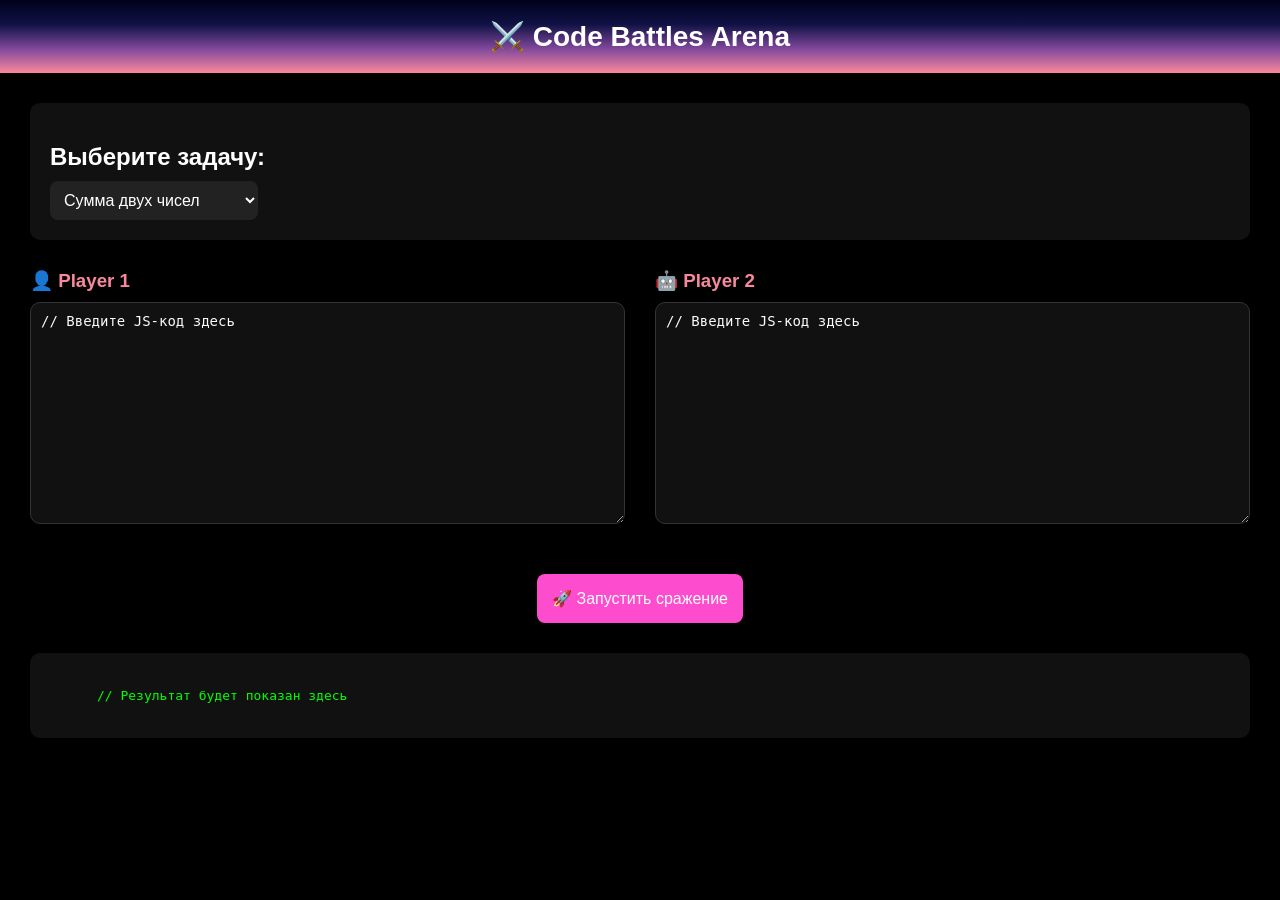
<file: pages/code-b.html>
<!DOCTYPE html>
<html lang="en">
<head>
  <meta charset="UTF-8" />
  <meta name="viewport" content="width=device-width, initial-scale=1.0" />
  <title>Code Battles Arena</title>
    <link rel="stylesheet" href="../assets/css/code-b.css" />
</head>
<body>
  <header>
    ⚔️ Code Battles Arena
  </header>

  <div class="battle-container">
    <div class="task-selection">
      <h2>Выберите задачу:</h2>
      <select id="task-select">
        <option value="sum">Сумма двух чисел</option>
        <option value="palindrome">Проверка палиндрома</option>
        <option value="reverse">Реверс строки</option>
      </select>
    </div>

    <div class="editors">
      <div class="editor">
        <h3>👤 Player 1</h3>
        <textarea id="code1">// Введите JS-код здесь</textarea>
      </div>
      <div class="editor">
        <h3>🤖 Player 2</h3>
        <textarea id="code2">// Введите JS-код здесь</textarea>
      </div>
    </div>

    <button class="run-button" onclick="runBattle()">🚀 Запустить сражение</button>

    <div class="output" id="battle-output">
      // Результат будет показан здесь
    </div>
  </div>

  <script src="../assets/js/code-b.js"></script>
</body>
</html>
</file>
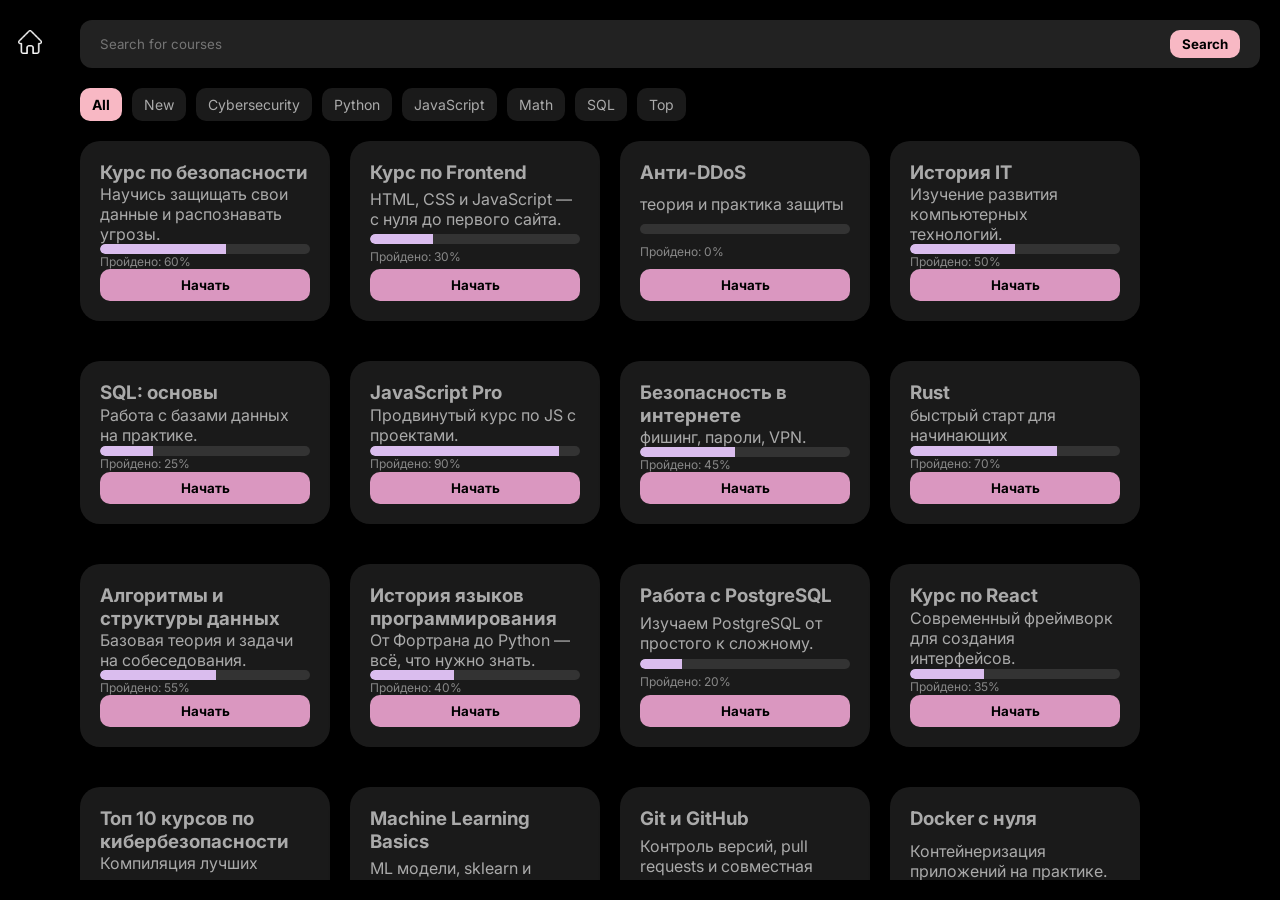
<file: pages/courses.html>
<!DOCTYPE html>
<html lang="en">
<head>
  <meta charset="UTF-8" />
  <meta name="viewport" content="width=device-width, initial-scale=1.0" />
  <title>Courses</title>
  <link rel="stylesheet" href="../assets/css/courses.css">
  <link href="https://fonts.googleapis.com/css2?family=Inter:wght@400;600&display=swap" rel="stylesheet" />
</head>
<body>
    <div class="sidebar">
        <a href="../index.html"><img src="../assets/img/home.png" alt="Home"></a>
      </div>
      <div class="main-content">
        <div class="search-bar">
          <input type="text" placeholder="Search for courses" id="searchInput" />
          <button onclick="searchCourses()">Search</button>
        </div>
        <div class="categories" id="categoryContainer">
          <div class="category active" onclick="filterCategory('all')">All</div>
          <div class="category" onclick="filterCategory('eBooks')">New</div>
          <div class="category" onclick="filterCategory('new')">Cybersecurity</div>
          <div class="category" onclick="filterCategory('bestseller')">Python</div>
          <div class="category" onclick="filterCategory('audio')">JavaScript</div>
          <div class="category" onclick="filterCategory('fiction')">Math</div>
          <div class="category" onclick="filterCategory('romance')">SQL</div>
          <div class="category" onclick="filterCategory('fantasy')">Top</div>
        </div>
    
        <div class="container" id="courseContainer">
        </div>
      </div>    

      <div id="courseList"></div>

  <div id="courseView" style="display:none;">
    <button onclick="closeCourse()">← Назад к списку курсов</button>
    <div id="courseContent"></div>
  </div>

    <script src="../assets/js/courses.js"></script>
</body>
</html>
</file>
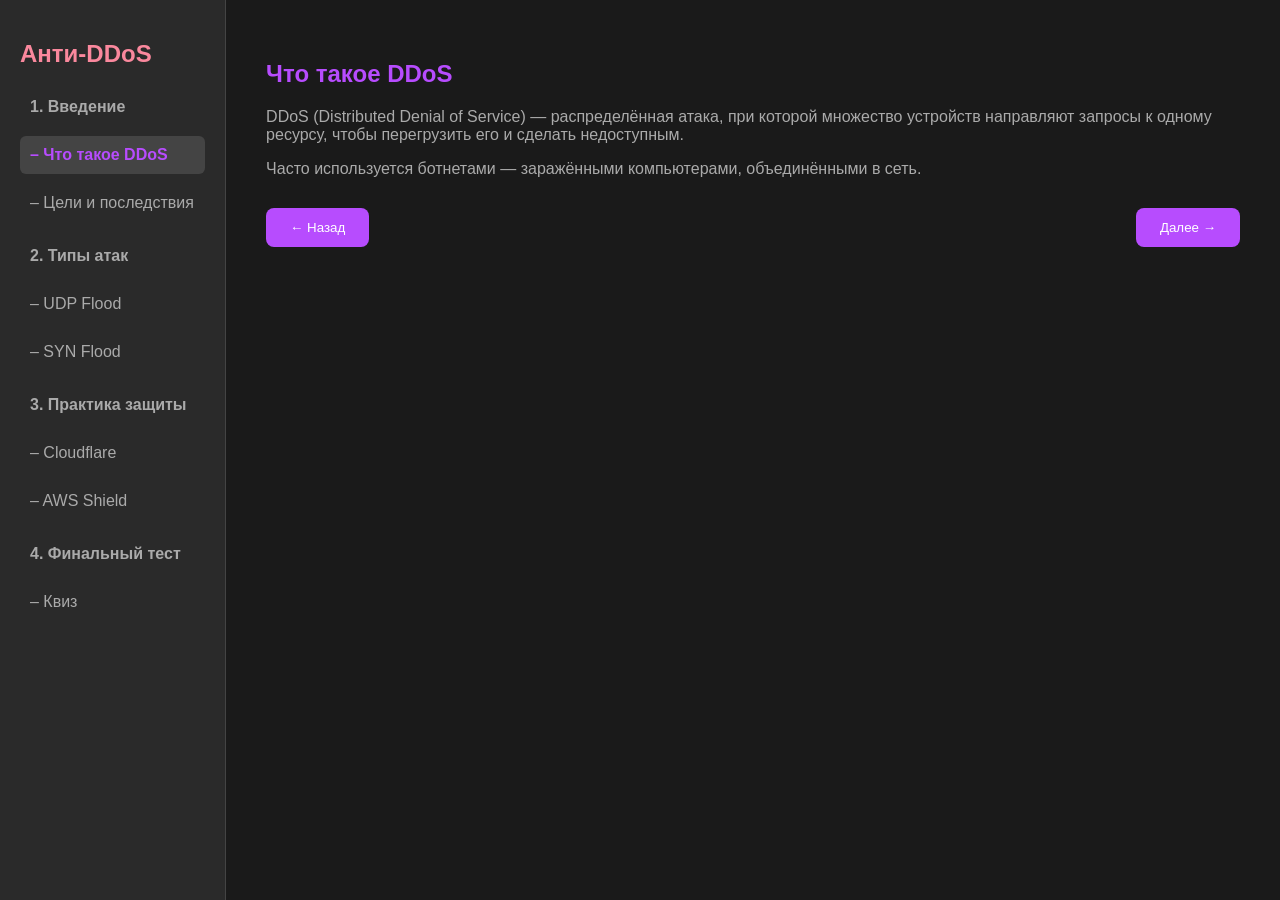
<file: pages/first-course.html>
<!DOCTYPE html>
<html lang="ru">
<head>
  <meta charset="UTF-8">
  <title>Анти-DDoS | Онлайн Курс</title>
  <link rel="stylesheet" href="../assets/css/first-course.css">
</head>
<body>
  <div class="layout">
    <aside class="sidebar">
      <h2>Анти-DDoS</h2>
      <ul id="lessonMenu">
      </ul>
    </aside>

    <main class="content">
      <div id="lessonContent">
      </div>
      <div class="lesson-controls">
        <button onclick="prevLesson()">← Назад</button>
        <button onclick="nextLesson()">Далее →</button>
      </div>
    </main>
  </div>
  <script src="../assets/js/first-course.js"></script>
</body>
</html>
</file>
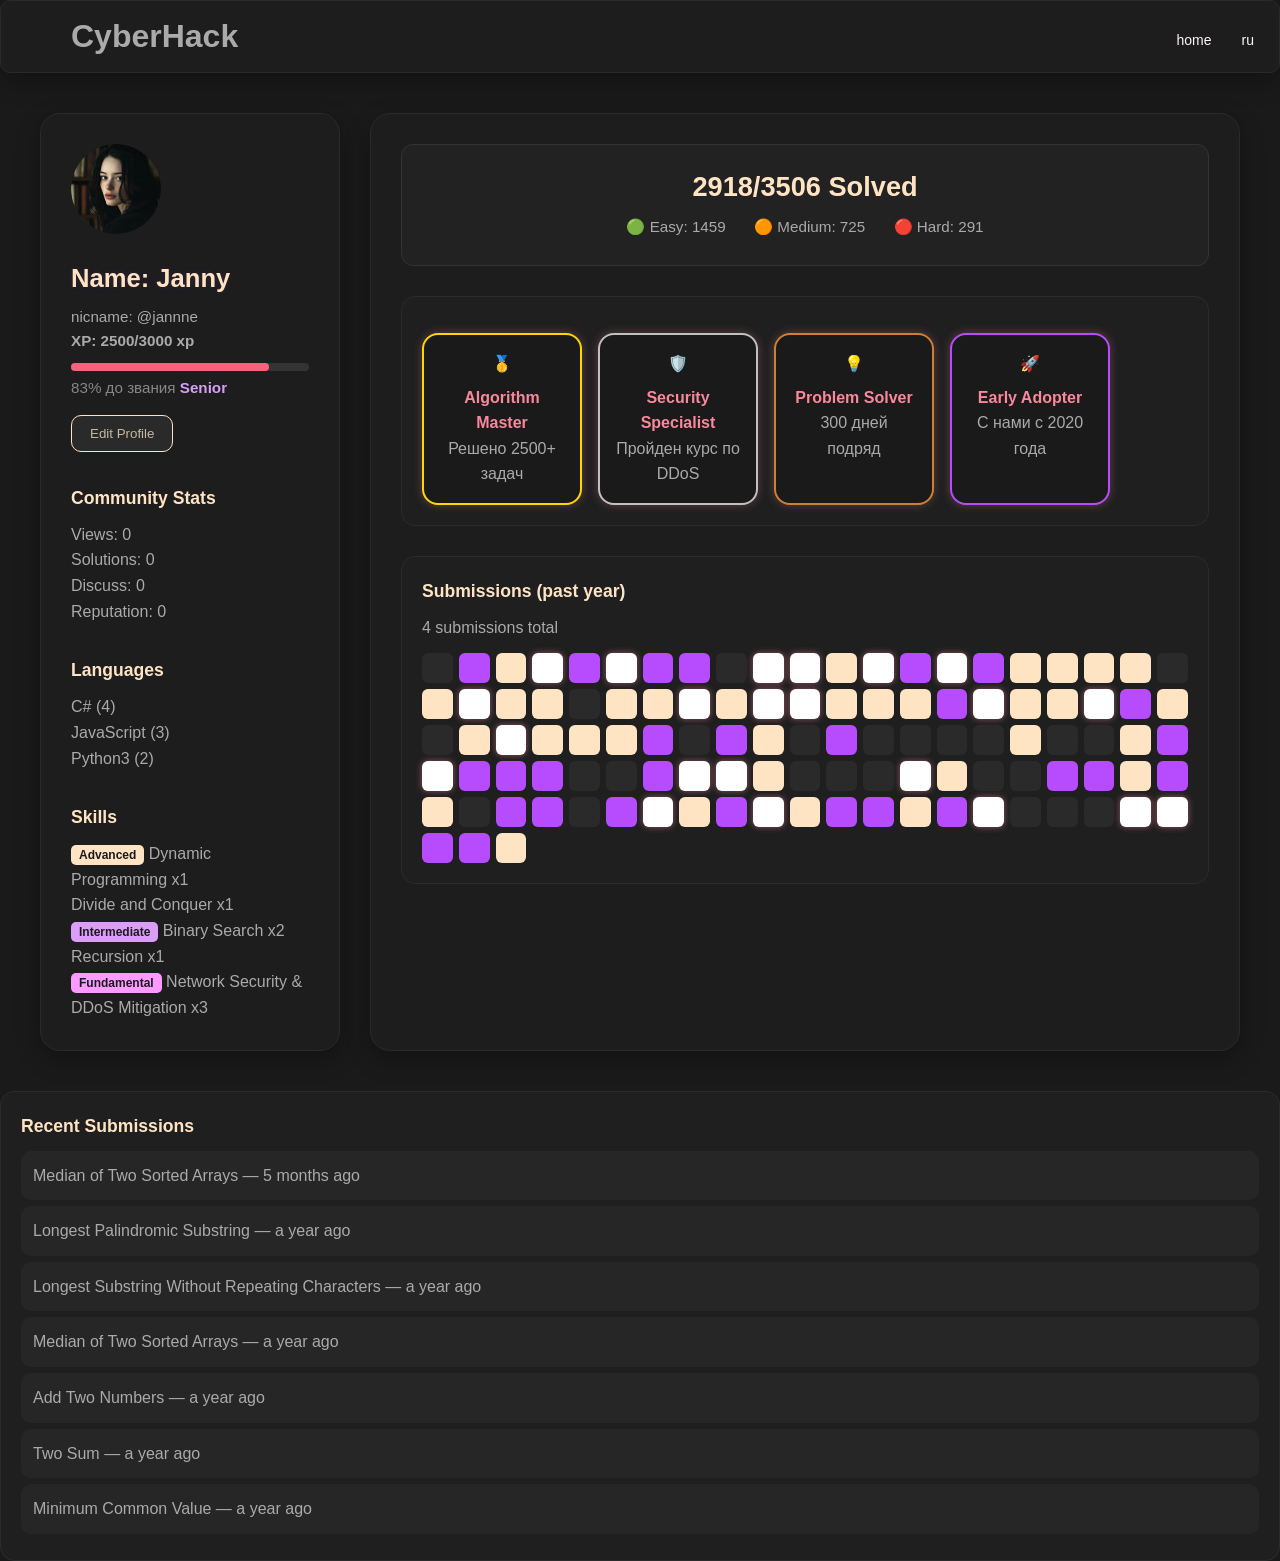
<file: pages/profile.html>
<!DOCTYPE html>
<html lang="en">
<head>
  <meta charset="UTF-8" />
  <meta name="viewport" content="width=device-width, initial-scale=1.0"/>
  <title>Profile</title>
  <link rel="stylesheet" href="../assets/css/profile.css" />
</head>
<body>
  <div class="main2">
    <div class="header2">
      <div class="logo2"> 
        <h1>CyberHack</h1>
      </div>
      <ul class="nav2">
        <li><a href="../index.html">home</a></li>
        <li><a href="homeru.html">ru</a></li>
      </ul>
    </div>
  </div>	
  <div class="container">
    <aside class="sidebar">
      <div class="profile">
        <img src="../assets/img/UserProfilePicture.jpeg" alt="Avatar" class="avatar" />
        <h2>Name: Janny</h2>
        <p>nicname: @jannne</p>
        <p class="rank">XP: 2500/3000 xp</p>
        <div class="xp-progress">
          <div class="xp-bar">
            <div class="xp-progress-bar" style="width: 83.33%;"></div> 
          </div>
          <p class="xp-text">83% до звания <strong>Senior</strong></p>
        </div>
        <button>Edit Profile</button>
      </div>
      <div class="stats">
        <h3>Community Stats</h3>
        <p>Views: 0</p>
        <p>Solutions: 0</p>
        <p>Discuss: 0</p>
        <p>Reputation: 0</p>
      </div>
      <div class="languages">
        <h3>Languages</h3>
        <ul>
          <li>C# (4)</li>
          <li>JavaScript (3)</li>
          <li>Python3 (2)</li>
        </ul>
      </div>
      <div class="skills">
        <h3>Skills</h3>
        <ul>
          <li><span class="tag adv">Advanced</span> Dynamic Programming x1</li>
          <li>Divide and Conquer x1</li>
          <li><span class="tag int">Intermediate</span> Binary Search x2</li>
          <li>Recursion x1</li>
          <li><span class="tag fund">Fundamental</span> Network Security & DDoS Mitigation x3</li>
        </ul>
      </div>
    </aside>

    <main class="main">
      <section class="progress">
        <div class="solved">2918/3506 Solved</div>
        <div class="difficulty">
          <span>🟢 Easy: 1459</span>
          <span>🟠 Medium: 725</span>
          <span>🔴 Hard: 291</span>
        </div>
      </section>

      <section class="badges">
        <div class="badge-list">
  <div class="badge gold">
    🥇
    <span>Algorithm Master</span>
    <p>Решено 2500+ задач</p>
  </div>
  <div class="badge silver">
    🛡️
    <span>Security Specialist</span>
    <p>Пройден курс по DDoS</p>
  </div>
  <div class="badge bronze">
    💡
    <span>Problem Solver</span>
    <p>300 дней подряд</p>
  </div>
  <div class="badge purple">
    🚀
    <span>Early Adopter</span>
    <p>С нами с 2020 года</p>
  </div>
</div>

      </section>

      <section class="calendar">
        <h3>Submissions (past year)</h3>
        <p>4 submissions total</p>
        <div class="calendar-grid" id="calendarGrid"></div>
   
        </div>
        
      </section>

      <section class="submissions">
        <h3>Recent Submissions</h3>
        <ul>
          <li>Median of Two Sorted Arrays — 5 months ago</li>
          <li>Longest Palindromic Substring — a year ago</li>
          <li>Longest Substring Without Repeating Characters — a year ago</li>
          <li>Median of Two Sorted Arrays — a year ago</li>
          <li>Add Two Numbers — a year ago</li>
          <li>Two Sum — a year ago</li>
          <li>Minimum Common Value — a year ago</li>
        </ul>
      </section>
    </main>
  </div>
  <script src="../assets/js/profile.js"></script>
</body>
</html>
</file>
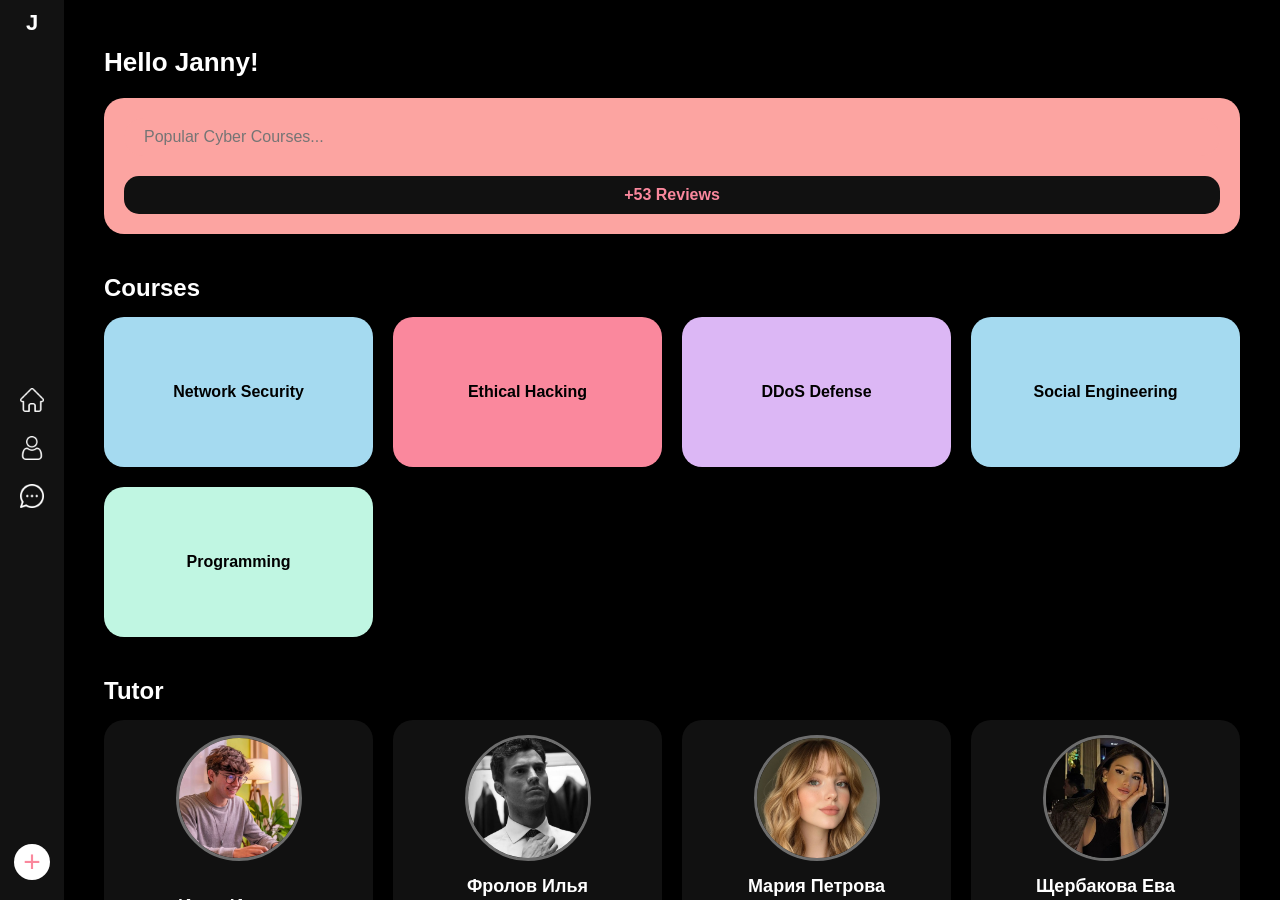
<file: pages/secret-page.html>
<!DOCTYPE html>
<html lang="en">
<head>
  <meta charset="UTF-8" />
  <meta name="viewport" content="width=device-width, initial-scale=1.0"/>
  <title>Cybersecurity Courses</title>
  <link rel="stylesheet" href="../assets/css/secret-page.css" />
  <script defer src="../assets/js/secret-page.js"></script>
</head>
<body>

  <div class="sidebar" id="sidebar">
    <div class="sidebar-header">
      <div class="logo">J</div>
    </div>
    <ul class="nav-links">
      <li><a href="../index.html"><img src="../assets/icons/secret-chat/home.png" /></a></li>
      <li><a href="profile.html"><img src="../assets/icons/secret-chat/user.png"/></a></li>
      <li>
  <a href="https://t.me/yourfavorite_cyberbot" target="_blank">
    <img src="../assets/icons/secret-chat/messenger.png" />
  </a>
</li>

    </ul>
    <div class="add-button">+</div>
  </div>

  <div class="main-content">
    <h1>Hello Janny!</h1>

    <div class="course-banner">
      <input type="text" placeholder="Popular Cyber Courses..." />
      <div class="reviews">+53 Reviews</div>
    </div>

<h2>Courses</h2>
<div class="courses">
  <div class="course-card blue">Network Security</div>
  <div class="course-card pink">Ethical Hacking</div>
  <div class="course-card violet">DDoS Defense</div>
  <div class="course-card blue">Social Engineering</div>
  <div class="course-card green">Programming</div>
</div>

<h2>Tutor</h2>
<div class="tutors">
  <div class="tutor-card">
    <img src="../assets/img/tutors/1.png" alt="Teacher 1" />
    <div class="tutor-infoo">
      <h3>Иван Иванов</h3>
      <p>Опыт: 5 лет в области кибербезопасности</p>
    </div>
  </div>
  <div class="tutor-card">
    <img src="../assets/img/tutors/2.png" alt="Teacher 2" />
    <div class="tutor-info">
      <h3>Фролов Илья</h3>
      <p>Опыт: 10 лет в этическом хакинге</p>
    </div>
  </div>
  <div class="tutor-card">
    <img src="../assets/img/tutors/3.png" alt="Teacher 2" />
    <div class="tutor-info">
      <h3>Мария Петрова</h3>
      <p>Опыт: 8 лет в frontend разработке</p>
    </div>
  </div>
  <div class="tutor-card">
    <img src="../assets/img/tutors/4.png" alt="Teacher 2" />
    <div class="tutor-info">
      <h3>Щербакова Ева</h3>
      <p>Опыт: 8 лет в этическом хакинге</p>
    </div>
  </div>
  <div class="tutor-card">
    <img src="../assets/img/tutors/5.jpg" alt="Teacher 2" />
    <div class="tutor-info">
      <h3>Белов Алексей </h3>
      <p>Опыт: 10 лет в backend разработке</p>
    </div>
  </div>
</div> 

</body>
</html>
</file>
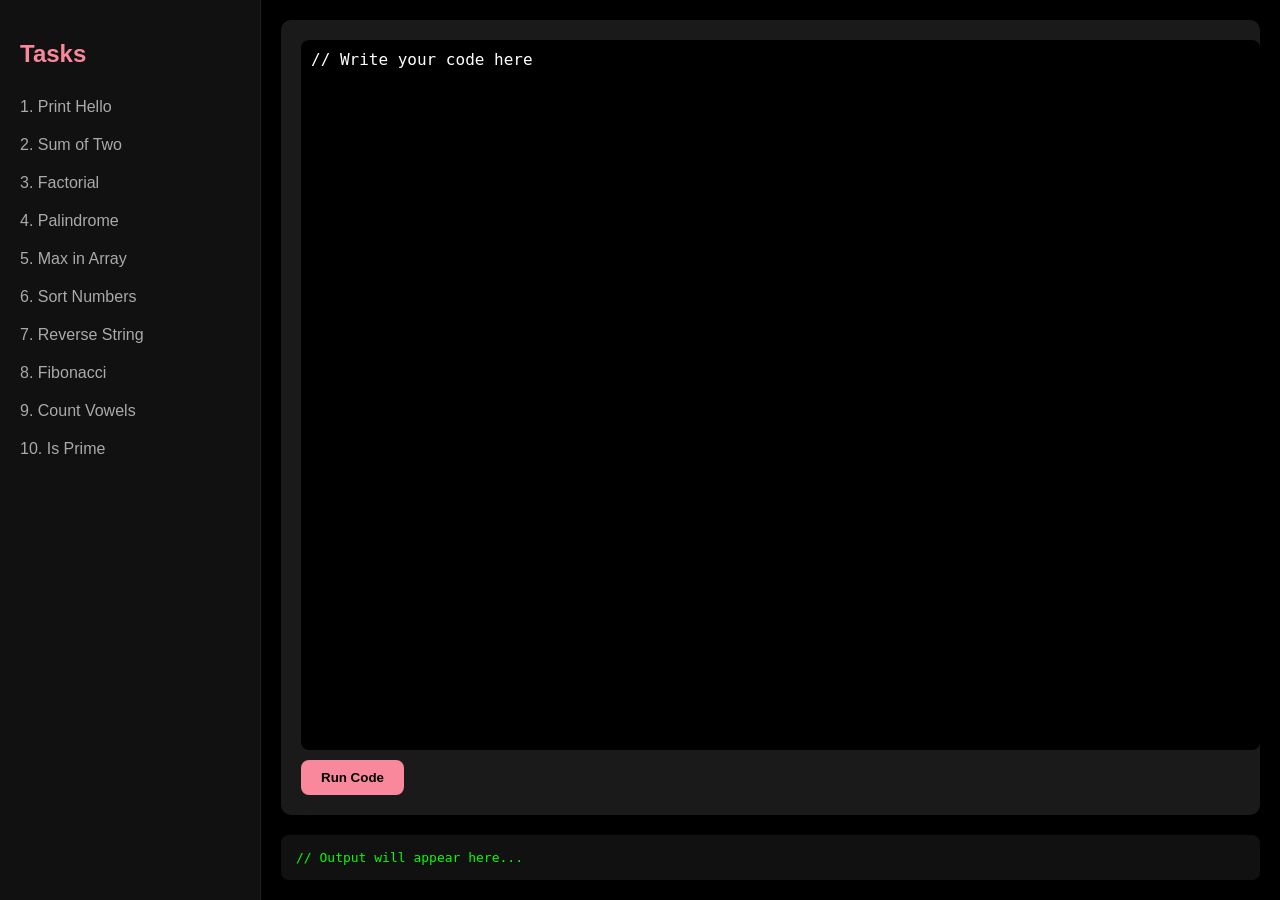
<file: pages/task.html>
<!DOCTYPE html>
<html lang="en">
<head>
  <meta charset="UTF-8" />
  <meta name="viewport" content="width=device-width, initial-scale=1.0"/>
  <title>Task Editor</title>
  <link rel="stylesheet" href="../assets/css/task.css" />
</head>
<body>

  <div class="sidebar">
    <h2>Tasks</h2>
    <div class="task-list">
      <button onclick="selectTask(0)">1. Print Hello</button>
      <button onclick="selectTask(1)">2. Sum of Two</button>
      <button onclick="selectTask(2)">3. Factorial</button>
      <button onclick="selectTask(3)">4. Palindrome</button>
      <button onclick="selectTask(4)">5. Max in Array</button>
      <button onclick="selectTask(5)">6. Sort Numbers</button>
      <button onclick="selectTask(6)">7. Reverse String</button>
      <button onclick="selectTask(7)">8. Fibonacci</button>
      <button onclick="selectTask(8)">9. Count Vowels</button>
      <button onclick="selectTask(9)">10. Is Prime</button>
    </div>
  </div>

  <div class="main">
    <div class="editor">
      <textarea id="code">// Write your code here</textarea>
      <button class="run-button" onclick="runCode()">Run Code</button>
    </div>
    <div class="output" id="output">// Output will appear here...</div>
  </div>

  <script src="../assets/js/task.js"></script>
</body>
</html>
</file>
<file: assets/css/code-b.css>
body {
      margin: 0;
      font-family: "Segoe UI", sans-serif;
      background: #000;
      color: #aaa;
    }

    header {
      background: linear-gradient(#00001c, #101245, #80489b, #fa889d);
      color: #ffffff;
      padding: 20px;
      text-align: center;
      font-size: 28px;
      font-weight: bold;
    }

    .battle-container {
      display: flex;
      flex-direction: column;
      padding: 30px;
      gap: 30px;
    }

    .task-selection {
      background: #111;
      padding: 20px;
      border-radius: 10px;
    }

    .task-selection h2 {
      color: #fff;
      margin-bottom: 10px;
    }

    .task-selection select {
      padding: 10px;
      font-size: 16px;
      border-radius: 8px;
      border: none;
      background: #222;
      color: #fff;
    }

    .editors {
      display: flex;
      gap: 30px;
      flex-wrap: wrap;
    }

    .editor {
      flex: 1 1 48%;
      display: flex;
      flex-direction: column;
    }

    .editor h3 {
      margin: 0 0 10px;
      color: #fa889d;
    }

    textarea {
      height: 200px;
      background: #111;
      color: #fafafa;
      font-family: monospace;
      font-size: 14px;
      padding: 10px;
      border: 1px solid #333;
      border-radius: 10px;
      resize: vertical;
    }

    .run-button {
      margin-top: 20px;
      padding: 15px;
      background: #fe4ccf;
      color: white;
      border: none;
      font-size: 16px;
      border-radius: 8px;
      cursor: pointer;
      align-self: center;
    }

    .output {
      background: #111;
      color: #0f0;
      padding: 20px;
      border-radius: 10px;
      white-space: pre-wrap;
      font-family: monospace;
    }
</file>
<file: assets/css/courses.css>
* {
    box-sizing: border-box;
    margin: 0;
    padding: 0;
    font-family: 'Inter', sans-serif;
  }

  body {
    background-color: #000000;
    color: #aaa;
    display: flex;
    height: 100vh;
    overflow: hidden;
  }

  .sidebar {
    width: 60px;
    background-color: #000000;
    display: flex;
    flex-direction: column;
    align-items: center;
    padding: 20px 0;
    border-right: 1px solid #000000;
  }

  .sidebar img,
  .sidebar button {
    margin: 10px 0;
    width: 24px;
    height: 24px;
    background: none;
    border: none;
    cursor: pointer;
  }

  .main-content {
    flex: 1;
    padding: 20px;
    display: flex;
    flex-direction: column;
  }

  .search-bar {
    display: flex;
    align-items: center;
    gap: 10px;
    background-color: #222222;
    border-radius: 12px;
    padding: 10px 20px;
  }

  .search-bar input {
    border: none;
    background: transparent;
    outline: none;
    flex: 1;
    color: #fff;
  }

  .search-bar button {
    background: #f8b8c4;
    color: #000000;
    border: none;
    padding: 6px 12px;
    border-radius: 10px;
    cursor: pointer;
    font-weight: bold;
  }

  .categories {
    display: flex;
    gap: 10px;
    margin: 20px 0;
  }

  .category {
    background-color: #1A1A1A;
    padding: 8px 12px;
    border-radius: 10px;
    cursor: pointer;
    font-size: 14px;
  }

img {
    width: 20;
    height: 20;
}

.category.active {
    background: #f8b8c4;
    color: black;
    font-weight: bold;
  }

  @media (max-width: 768px) {
    .container {
      justify-content: center;
    }
    .course-card {
      width: 90%;
    }
  }

  .modal {
    position: fixed;
    top: 0; left: 0;
    width: 100%; height: 100%;
    background: rgba(0,0,0,0.7);
    display: none;
    justify-content: center;
    align-items: center;
  }
  .modal-content {
    background: #1A1A1A;
    padding: 20px;
    border-radius: 15px;
    color: white;
    width: 300px;
  }
  .modal-content button {
    margin-top: 10px;
  }

.course-card {
  background-color: #1A1A1A;
  border-radius: 20px;
  padding: 20px;
  margin-bottom: 20px;
  color: #AAA;
  width: 250px;
  box-shadow: 0 4px 20px rgba(0, 0, 0, 0.4);
  display: flex;
  flex-direction: column;
  justify-content: space-between; 
}
.course-content {
  flex-grow: 1;
  display: flex;
  flex-direction: column;
  gap: 10px;
}

  
  .container {
    display: flex;
    flex-wrap: wrap;
    gap: 20px;
    overflow-y: auto;
  }
  
  .course-logo {
    width: 100%;
    border-radius: 12px;
    object-fit: cover;
  }
  
  .progress-bar {
    height: 10px;
    background-color: #333;
    border-radius: 10px;
    overflow: hidden;
  }
  
  .progress {
    height: 100%;
    background: #dabdee;
    border-radius: 10px 0 0 10px;
  }
  
  .progress-text {
    font-size: 12px;
    color: #888;
  }
  
  .btn {
    background: #fbaddcda;
    color: black;
    border: none;
    padding: 8px;
    border-radius: 10px;
    font-weight: bold;
    cursor: pointer;
    transition: transform 0.2s ease;
  }
  
  .btn:hover {
    transform: scale(1.03);
  }
</file>
<file: assets/css/first-course.css>
body {
  margin: 0;
  font-family: 'Segoe UI', sans-serif;
  background: #1A1A1A;
  color: #AAAAAA;
  height: 100vh;
  display: flex;
}

.layout {
  display: flex;
  width: 100%;
  height: 100vh;
}

.sidebar {
  width: 260px;
  background: #2a2a2a;
  padding: 20px;
  overflow-y: auto;
  border-right: 1px solid #444;
}

.sidebar h2 {
  color: #FA889D;
  margin-bottom: 20px;
}

.sidebar ul {
  list-style: none;
  padding: 0;
}

.sidebar li {
  margin: 10px 0;
  padding: 10px;
  border-radius: 6px;
  cursor: pointer;
  transition: background 0.2s;
}

.sidebar li:hover {
  background: #3a3a3a;
}

.sidebar li.active {
  background: #444;
  font-weight: bold;
  color: #B74CFE;
}

.sidebar li.done::after {
  content: " ✅";
  color: #7fff7f;
}

.content {
  flex-grow: 1;
  padding: 40px;
  overflow-y: auto;
}

.content h2 {
  color: #B74CFE;
  margin-bottom: 20px;
}

.lesson-controls {
  margin-top: 30px;
  display: flex;
  justify-content: space-between;
}

button {
  background: #B74CFE;
  color: #fff;
  border: none;
  padding: 12px 24px;
  border-radius: 8px;
  cursor: pointer;
  transition: background 0.3s;
}

button:hover {
  background: #9447d2;
}
</file>
<file: assets/css/profile.css>
* {
  box-sizing: border-box;
  margin: 0;
  padding: 0;
  font-family: 'Segoe UI', 'Roboto', sans-serif;
}

body {
  background: #1A1A1A;
  color: #AAAAAA;
  line-height: 1.6;
}

.container {
  display: flex;
  min-height: 100vh;
  padding: 40px;
  gap: 30px;
}

.sidebar, .main {
  border-radius: 20px;
  padding: 30px;
  background-color: #1D1D1D;
  border: 1px solid #2A2A2A;
  box-shadow: 0 8px 24px rgba(0, 0, 0, 0.3);
  transition: transform 0.3s ease, box-shadow 0.3s ease;
}

.sidebar:hover, .main:hover {
  transform: translateY(-4px);
  box-shadow: 0 12px 28px rgba(250, 136, 157, 0.12);
}

.sidebar {
  width: 25%;
  display: flex;
  flex-direction: column;
  gap: 32px;
}

.main {
  flex-grow: 1;
  display: flex;
  flex-direction: column;
  gap: 30px;
}

.avatar {
  width: 90px;
  height: 90px;
  border-radius: 50%;
  transition: transform 0.3s ease;
}

.avatar:hover {
  transform: scale(1.05);
}

.profile h2 {
  font-size: 1.6em;
  margin: 16px 0 6px;
  color: #FFE4C4;
  text-shadow: 0 0 6px #B74CFE22;
}

.profile p {
  font-size: 0.95em;
}

.rank {
  font-weight: bold;
  color: #AAAAAA;
}

.xp-progress {
  margin-top: 10px;
}

.xp-bar {
  background-color: #333;
  height: 8px;
  border-radius: 6px;
  position: relative;
}

.xp-progress-bar {
  background-color: rgb(251, 97, 125);
  height: 100%;
  border-radius: 6px;
  transition: width 0.3s ease;
}

.xp-text {
  margin-top: 5px;
  font-size: 0.9em;
  color: #888;
}

strong {
  color: #d5a1f8;
}


.profile button {
  margin-top: 14px;
  padding: 10px 18px;
  background-color: #2A2A2A;
  border: 1px solid #FFE4C4;
  color: #fee8ccbe;
  border-radius: 10px;
  cursor: pointer;
  transition: all 0.3s ease;
}

.profile button:hover {
  background-color: rgb(250, 191, 202);
  color: #1A1A1A;
}

h3 {
  font-size: 1.1em;
  color: #FFE4C4;
  margin-bottom: 10px;
}

ul {
  list-style: none;
  margin-top: 8px;
}

.tag {
  padding: 3px 8px;
  border-radius: 5px;
  font-size: 0.75em;
  font-weight: bold;
  color: #1A1A1A;
}

.adv {
  background: #FFE4C4;
}

.int {
  background: #dc9df9;
}

.fund {
  background: #fc9bff;
}

.progress {
  background-color: #222222;
  border: 1px solid #333333;
  padding: 20px;
  border-radius: 12px;
  text-align: center;
}

.solved {
  font-size: 1.7em;
  font-weight: bold;
  color: #FFE4C4;
}

.difficulty span {
  display: inline-block;
  margin: 6px 12px;
  font-size: 0.95em;
}


.badge-list {
  display: flex;
  flex-wrap: wrap;
  gap: 1rem;
  margin-top: 1rem;
}

.badge {
  display: flex;
  flex-direction: column;
  align-items: center;
  background-color: #1A1A1A;
  color: #AAAAAA;
  border-radius: 1rem;
  padding: 1rem;
  width: 160px;
  text-align: center;
  box-shadow: 0 0 10px rgba(250, 136, 157, 0.3);
  transition: transform 0.2s;
}

.badge:hover {
  transform: scale(1.05);
}

.badge span {
  font-weight: bold;
  color: #FA889D;
  margin-top: 0.5rem;
}

.badge.gold { border: 2px solid gold; }
.badge.silver { border: 2px solid silver; }
.badge.bronze { border: 2px solid #cd7f32; }
.badge.purple { border: 2px solid #B74CFE; }


.badges, .calendar, .submissions {
  background-color: #1F1F1F;
  border: 1px solid #2B2B2B;
  padding: 20px;
  border-radius: 14px;
}

.calendar-placeholder {
  height: 100px;
  background: #2A2A2A;
  border-radius: 12px;
  color: #888;
  display: flex;
  align-items: center;
  justify-content: center;
  font-style: italic;
}

.submissions ul li {
  margin: 6px 0;
  padding: 12px;
  background: #262626;
  border-radius: 10px;
  transition: background 0.2s ease;
}

.submissions ul li:hover {
  background: #2D2D2D;
}

.calendar-grid {
  display: grid;
  grid-template-columns: repeat(auto-fill, minmax(30px, 1fr)); 
  gap: 6px; 
  padding-top: 12px;
  width: 100%; 
}

.day {
  height: 30px; 
  border-radius: 6px;
  background-color: #2A2A2A;
  transition: background-color 0.3s ease, transform 0.3s ease, box-shadow 0.3s ease;
}

.day[data-level="1"] {
  background-color: #FFE4C4;
}

.day[data-level="2"] {
  background-color: #B74CFE;
}

.day[data-level="3"] {
  background-color: #FFFFFF;
  box-shadow: 0 0 6px #FA889D88;
}

.day:hover {
  transform: scale(1.4);
  box-shadow: 0 0 6px #e2bbfc88;
  z-index: 2;
}


.main2 {
  border-radius: 10px;
  padding: 10px;
  background-color: #1D1D1D;
  border: 1px solid #2A2A2A;
  box-shadow: 0 8px 24px rgba(0, 0, 0, 0.3);
  transition: transform 0.3s ease, box-shadow 0.3s ease;
}


.header2 {
  overflow: hidden;
}

.logo2 {
  float: left;
  padding-top: -157px;
  padding-left: 20px;
  padding-right: 10px;
  margin-left: 40px;

}

.nav2 {
  float: right;
   padding-top: -140px;
   padding-left: 30px;
  list-style: none; 
}
.nav2 li{
   float: left; 
   margin-right: 0px; 
   font-size: 14px;
}

.nav2 li a {
  display: block; 
  padding: 10px 15px;  
  color: rgb(254, 246, 246); 
  text-decoration: none; 
  position: relative; 
}

.nav2 li a:hover {
   color: rgb(245, 177, 189);  
}
</file>
<file: assets/css/secret-page.css>
body {
  margin: 0;
  font-family: "Segoe UI", sans-serif;
  background: #000;
  color: #aaa;
}

.sidebar {
  position: fixed;
  top: 0;
  left: 0;
  width: 64px;
  height: 100vh;
  background: #fec4ce;
  display: flex;
  flex-direction: column;
  align-items: center;
  padding-top: 10px;
  transition: width 0.3s;
}

.sidebar .logo {
  font-size: 22px;
  font-weight: bold;
  color: #ffffff;
  margin-bottom: 20px;
}

.nav-links {
  list-style: none;
  padding: 0;
  display: flex;
  flex-direction: column;
  gap: 20px;
  flex: 1;
  justify-content: center;
  align-items: center;
}

.nav-links img {
  width: 24px;
  height: 24px;
  filter: invert(1);
}

.add-button {
  margin-top: auto;
  margin-bottom: 20px;
  background: #fff;
  color: #fa889d;
  font-size: 30px;
  border-radius: 50%;
  width: 36px;
  height: 36px;
  display: flex;
  align-items: center;
  justify-content: center;
  cursor: pointer;
}

.main-content {
  margin-left: 64px;
  padding: 30px;
}

.course-banner {
  background: #fca4a1;
  border-radius: 20px;
  padding: 20px;
  margin-bottom: 40px;
  box-sizing: border-box;
}

.course-banner input {
  width: 100%;
  padding: 10px 20px;
  border-radius: 30px;
  border: none;
  outline: none;
  font-size: 16px;
  background: #fca4a1;
  box-sizing: border-box;
  display: block;
}

.reviews {
  background: #111;
  color: #fa889d;
  padding: 10px;
  margin-top: 20px;
  border-radius: 15px;
  text-align: center;
  font-weight: bold;
}

h1 {
  font-size: 26px;
  margin-bottom: 20px;
  color: white;
}

h2 {
  margin-bottom: 15px;
  color: #fff;
}

.courses {
  display: flex;
  flex-wrap: wrap;
  gap: 20px;
}

.course-card {
  flex: 1 1 200px;
  min-width: 150px;
  height: 150px;
  border-radius: 20px;
  display: flex;
  align-items: center;
  justify-content: center;
  font-weight: bold;
  font-size: 16px;
  color: #fff;
  box-shadow: 0 0 10px #00000055;
  transition: transform 0.3s;
  cursor: pointer;
}

.course-card:hover {
  transform: scale(1.05);
}

.blue   { background: #3498db; }
.pink   { background: #fa889d; }
.violet { background: #b74cfe; }
.green  { background: #2ecc71; }

.main-content {
  margin-left: 64px;
  padding: 30px 40px 40px;
  max-width: calc(100vw - 64px);
  box-sizing: border-box;
  color: #aaa;
}

.courses,
.tutors {
  display: flex;
  flex-wrap: wrap;
  gap: 20px;
  justify-content: flex-start;
}

.course-card {
  background: #000;
  border-radius: 20px;
  height: 150px;
  display: flex;
  align-items: center;
  justify-content: center;
  font-weight: bold;
  font-size: 16px;
  color: #ffffff;
  box-shadow: 0 0 10px #00000055;
  transition: transform 0.3s, box-shadow 0.3s;
  cursor: pointer;
  user-select: none;
}

.blue {
  background: #fcb2d7;
  color: #000;
}

.pink {
  background: #fa889d;
  color: #000;
}

.violet {
  background: #dcb7f5;
  color: #000;
}

.blue {
  background: #a5daf0;
  color: #000;
}

.green {
    background: #c0f6e2;
    color: #000;
}

.course-card:hover {
  transform: scale(1.05);
  box-shadow:
    0 0 20px 5px currentColor,
}

html,
body {
  margin: 0;
  padding: 0;
  height: 100%;
  width: 100%;
  background: #000;
  color: #aaa;
  font-family: "Segoe UI", sans-serif;
  overflow-x: hidden;
}

body {
  display: flex;
  height: 100vh;
  overflow: hidden;
}

.sidebar {
  width: 64px;
  height: 100vh;
  background: #121212;
  display: flex;
  flex-direction: column;
  align-items: center;
  padding-top: 10px;
  flex-shrink: 0;
  box-sizing: border-box;
  transition: width 0.3s;
}

.main-content {
  flex: 1;
  padding: 30px 40px;
  overflow-y: auto;
  box-sizing: border-box;
}

.courses {
  display: grid;
  grid-template-columns: repeat(auto-fill, minmax(220px, 1fr));
  gap: 20px;
  margin-bottom: 40px;
}

.tutors {
  display: grid;
  grid-template-columns: repeat(auto-fill, minmax(220px, 1fr));
  gap: 20px;
}

.tutor-card {
  background: #111;
  border-radius: 20px;
  padding: 15px;
  color: #ffffff;
  display: flex;
  flex-direction: column;
  align-items: center;
  text-align: center;
  cursor: default;
  transition: transform 0.3s;
  user-select: none;
}

.tutor-card:hover {
  transform: scale(1.05);
}

.tutor-card img {
  width: 120px;
  height: 120px;
  border-radius: 50%;
  object-fit: cover;
  margin-bottom: 15px;
  border: 3px solid #6d6d6d;
}

.tutor-info h3 {
  margin: 0 0 8px;
  font-size: 18px;
  color: #ffffff;
}

.tutor-info p {
  font-size: 14px;
  color: #ccc;
  line-height: 1.3;
  margin: 0;
}


.modal {
  display: none;
  position: fixed;
  z-index: 1000;
  left: 0;
  top: 0;
  width: 100%;
  height: 100%;
  background: rgba(0, 0, 0, 0.7);
  justify-content: center;
  align-items: center;
}

.modal-content {
  background: #1a1a1a;
  padding: 20px;
  border-radius: 12px;
  text-align: center;
  color: #aaa;
  box-shadow: 0 0 20px #fa889d;
  max-width: 300px;
  width: 90%;
  position: relative;
}

.modal-content img {
  width: 200px;
  margin-top: 10px;
}

.close {
  position: absolute;
  top: 10px;
  right: 20px;
  font-size: 28px;
  color: #fa889d;
  cursor: pointer;
}
</file>
<file: assets/css/task.css>
/* body {
      margin: 0;
      font-family: 'Segoe UI', sans-serif;
      background: #1a1a1a;
      color: #aaa;
      display: flex;
      height: 100vh;
    }
    .sidebar {
      width: 240px;
      background: #000;
      border-right: 1px solid #333;
      padding: 20px;
      box-sizing: border-box;
      overflow-y: auto;
    }
    .sidebar h2 {
      color: #fff;
      font-size: 22px;
      margin-bottom: 20px;
    }
    .sidebar ul {
      list-style: none;
      padding: 0;
    }
    .sidebar li {
      padding: 10px 15px;
      cursor: pointer;
      transition: 0.2s;
    }
    .sidebar li:hover,
    .sidebar li.active {
      background: #222;
      color: #fff;
    }
    .main {
      flex: 1;
      padding: 20px;
      display: flex;
      flex-direction: column;
      box-sizing: border-box;
    }
    textarea {
      width: 100%;
      height: 200px;
      background: #000;
      color: #0f0;
      font-family: monospace;
      font-size: 16px;
      padding: 10px;
      border: 1px solid #333;
      border-radius: 8px;
      margin-bottom: 10px;
    }
    button {
      background: #fa889d;
      border: none;
      padding: 10px 20px;
      color: #000;
      font-weight: bold;
      cursor: pointer;
      border-radius: 8px;
      margin-bottom: 20px;
    }
    .output {
      background: #111;
      color: #fff;
      padding: 15px;
      border-radius: 8px;
      font-family: monospace;
      white-space: pre-wrap;
    } */


body {
  margin: 0;
  font-family: "Segoe UI", sans-serif;
  background: #000;
  color: #aaa;
  display: flex;
  height: 100vh;
}

.sidebar {
  width: 220px;
  background: #111;
  padding: 20px;
  border-right: 1px solid #222;
}

.sidebar h2 {
  color: #fa889d;
  margin-bottom: 20px;
}

.task-list button {
  background: none;
  border: none;
  color: #aaa;
  padding: 10px 0;
  text-align: left;
  width: 100%;
  cursor: pointer;
  font-size: 16px;
}

.task-list button:hover {
  color: #fff;
}

.main {
  flex: 1;
  padding: 20px;
  display: flex;
  flex-direction: column;
}

.editor {
  flex: 1;
  background: #1a1a1a;
  border-radius: 10px;
  padding: 20px;
  margin-bottom: 20px;
  display: flex;
  flex-direction: column;
}

.editor textarea {
  flex: 1;
  width: 100%;
  background: #000;
  color: #fff;
  border: none;
  resize: none;
  font-family: monospace;
  font-size: 16px;
  padding: 10px;
  border-radius: 8px;
}

.run-button {
  background: #fa889d;
  border: none;
  color: #000;
  padding: 10px 20px;
  border-radius: 8px;
  font-weight: bold;
  cursor: pointer;
  align-self: flex-start;
  margin-top: 10px;
}

.output {
  background: #111;
  padding: 15px;
  border-radius: 8px;
  font-family: monospace;
  color: #0f0;
  white-space: pre-wrap;
}
</file>
